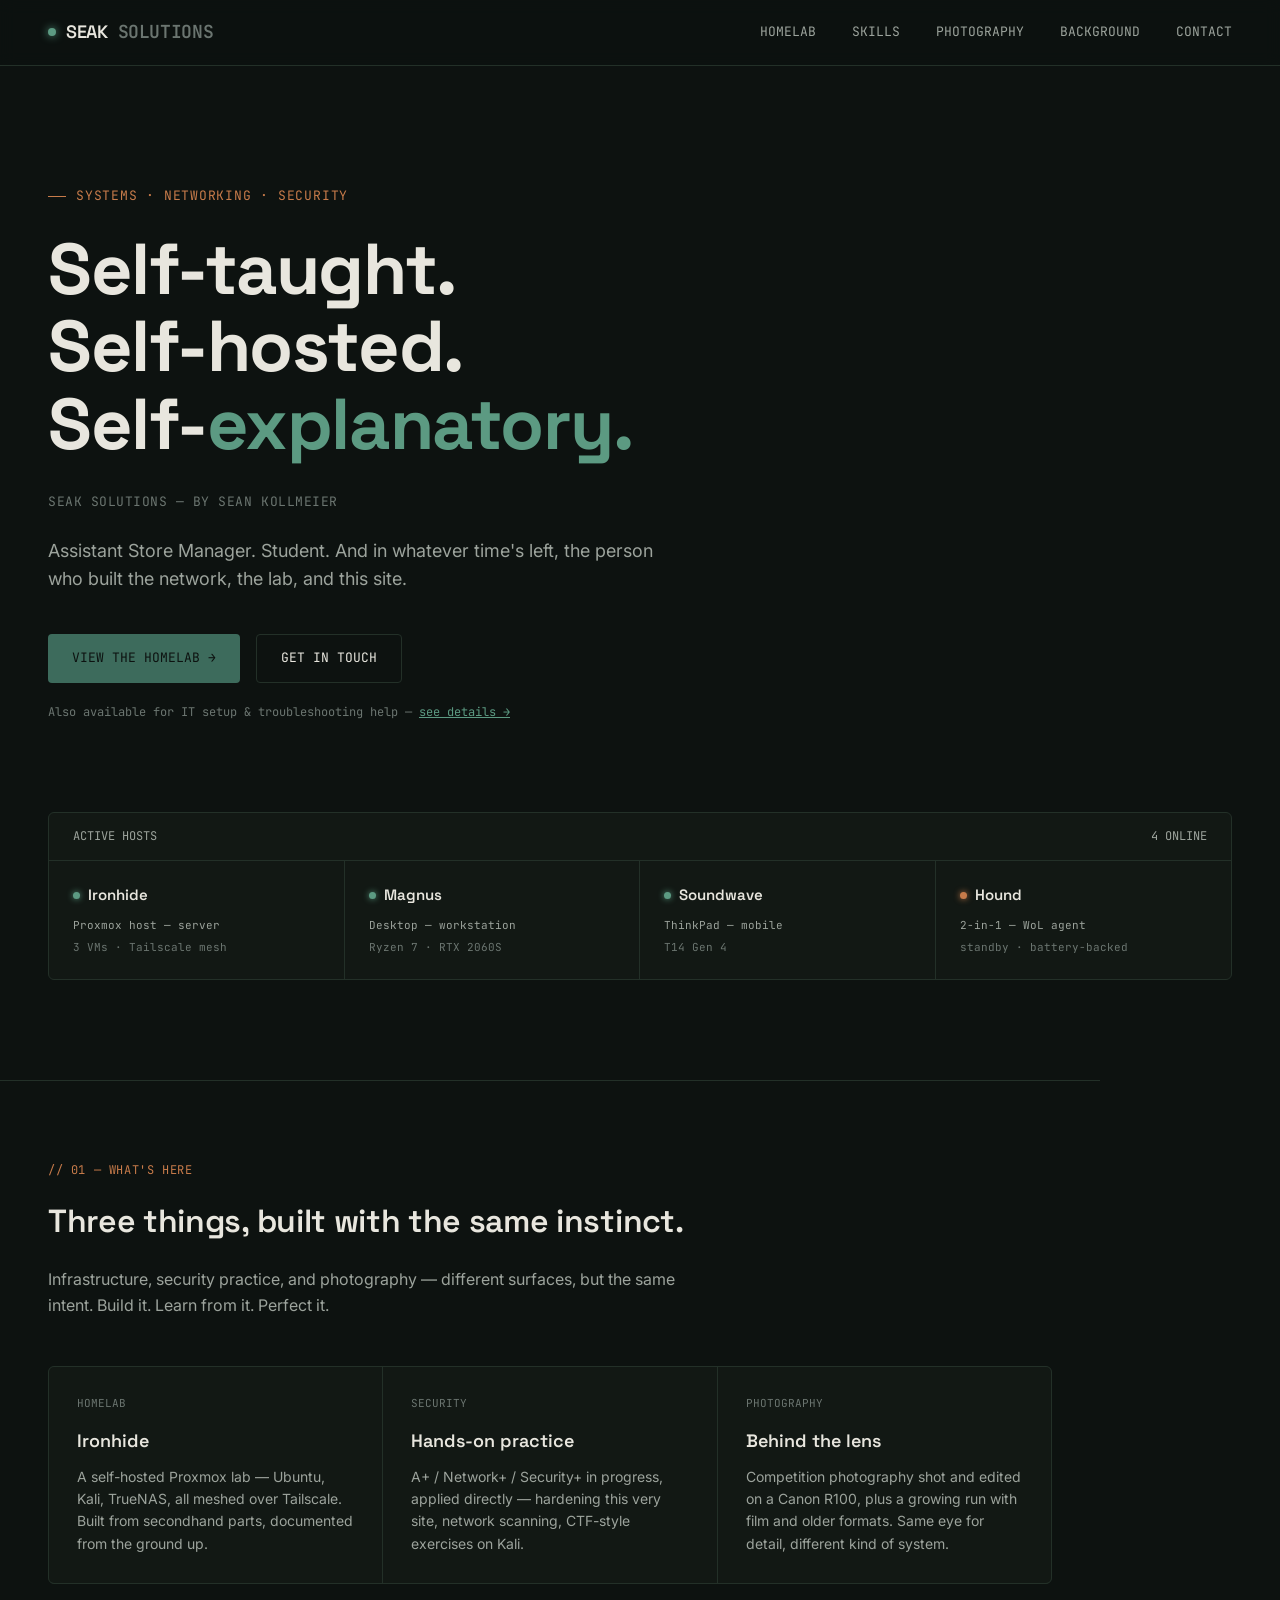
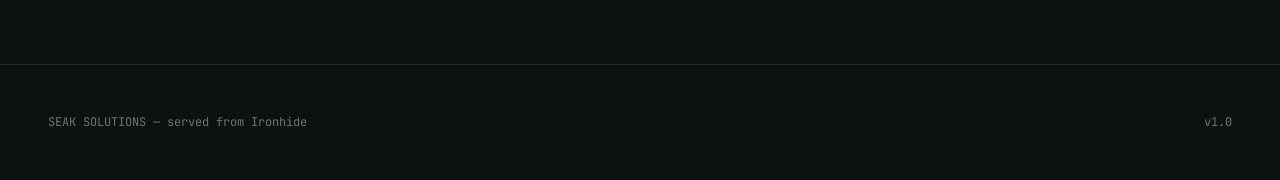
<file: seak-solutions-website/index.html>
<!DOCTYPE html>
<html lang="en">
<head>
<meta charset="UTF-8">
<meta name="viewport" content="width=device-width, initial-scale=1.0">
<title>SEAK SOLUTIONS — Sean Kollmeier</title>
<link rel="preconnect" href="https://fonts.googleapis.com">
<link href="https://fonts.googleapis.com/css2?family=Space+Grotesk:wght@400;500;600;700&family=JetBrains+Mono:wght@400;500&family=Inter:wght@400;500;600&display=swap" rel="stylesheet">
<link rel="stylesheet" href="css/style.css">
<link rel="stylesheet" href="css/home.css">
</head>
<body>

<nav>
  <a href="index.html" class="logo" style="cursor:pointer;"><span class="dot"></span>SEAK<span class="mono" style="color:var(--sage)"> SOLUTIONS</span></a>
  <button class="nav-toggle" id="navToggle" aria-label="Toggle navigation menu" aria-expanded="false" aria-controls="navLinks"><span></span><span></span><span></span></button>
  <div class="nav-links" id="navLinks">
    <a href="homelab.html" tabindex="0">HOMELAB</a>
    <a href="skills.html" tabindex="0">SKILLS</a>
    <a href="photography.html" tabindex="0">PHOTOGRAPHY</a>
    <a href="background.html" tabindex="0">BACKGROUND</a>
    <a href="contact.html" tabindex="0">CONTACT</a>
  </div>
</nav>

<section class="hero">
  <div class="hero-eyebrow mono">SYSTEMS · NETWORKING · SECURITY</div>
  <h1>Self-taught.<br>Self-hosted.<br>Self-<span class="accent">explanatory.</span></h1>
  <div class="mono" style="font-size: 13px; color: var(--sage); margin-bottom: 24px; letter-spacing: 0.04em;">SEAK SOLUTIONS — BY SEAN KOLLMEIER</div>
  <p class="lede">Assistant Store Manager. Student. And in whatever time's left, the person who built the network, the lab, and this site.</p>
  <div class="hero-actions">
    <a href="homelab.html" class="btn btn-primary">VIEW THE HOMELAB →</a>
    <a href="contact.html" class="btn btn-ghost">GET IN TOUCH</a>
  </div>
  <div class="mono" style="font-size: 12px; color: var(--sage); margin-top: 20px;">Also available for IT setup &amp; troubleshooting help — <a href="contact.html" style="color: var(--pine-bright); text-decoration: underline;">see details →</a></div>
</section>

<div class="status-panel">
  <div class="status-panel-header">
    <span>ACTIVE HOSTS</span>
    <span>4 ONLINE</span>
  </div>
  <div class="status-grid">
    <div class="status-node">
      <div class="status-node-top"><span class="status-led led-up"></span><span class="status-node-name">Ironhide</span></div>
      <div class="status-node-role">Proxmox host — server</div>
      <div class="status-node-detail">3 VMs · Tailscale mesh</div>
    </div>
    <div class="status-node">
      <div class="status-node-top"><span class="status-led led-up"></span><span class="status-node-name">Magnus</span></div>
      <div class="status-node-role">Desktop — workstation</div>
      <div class="status-node-detail">Ryzen 7 · RTX 2060S</div>
    </div>
    <div class="status-node">
      <div class="status-node-top"><span class="status-led led-up"></span><span class="status-node-name">Soundwave</span></div>
      <div class="status-node-role">ThinkPad — mobile</div>
      <div class="status-node-detail">T14 Gen 4</div>
    </div>
    <div class="status-node">
      <div class="status-node-top"><span class="status-led led-idle"></span><span class="status-node-name">Hound</span></div>
      <div class="status-node-role">2-in-1 — WoL agent</div>
      <div class="status-node-detail">standby · battery-backed</div>
    </div>
  </div>
</div>

<section class="section">
  <div class="section-label">// 01 — WHAT'S HERE</div>
  <h2>Three things, built with the same instinct.</h2>
  <p class="section-intro">Infrastructure, security practice, and photography — different surfaces, but the same intent. Build it. Learn from it. Perfect it.</p>
  <div class="topo-row">
    <div class="topo-card">
      <div class="num mono">HOMELAB</div>
      <h3>Ironhide</h3>
      <p>A self-hosted Proxmox lab — Ubuntu, Kali, TrueNAS, all meshed over Tailscale. Built from secondhand parts, documented from the ground up.</p>
    </div>
    <div class="topo-card">
      <div class="num mono">SECURITY</div>
      <h3>Hands-on practice</h3>
      <p>A+ / Network+ / Security+ in progress, applied directly — hardening this very site, network scanning, CTF-style exercises on Kali.</p>
    </div>
    <div class="topo-card">
      <div class="num mono">PHOTOGRAPHY</div>
      <h3>Behind the lens</h3>
      <p>Competition photography shot and edited on a Canon R100, plus a growing run with film and older formats. Same eye for detail, different kind of system.</p>
    </div>
  </div>
</section>

<footer>
  <span>SEAK SOLUTIONS — served from Ironhide</span>
  <span>v1.0</span>
</footer>

<script>
  const navToggle = document.getElementById("navToggle");
  const navLinks = document.getElementById("navLinks");
  if (navToggle && navLinks) {
    navToggle.addEventListener("click", () => {
      const isOpen = navLinks.classList.toggle("open");
      navToggle.setAttribute("aria-expanded", isOpen);
    });
  }
</script>
</body>
</html>
</file>
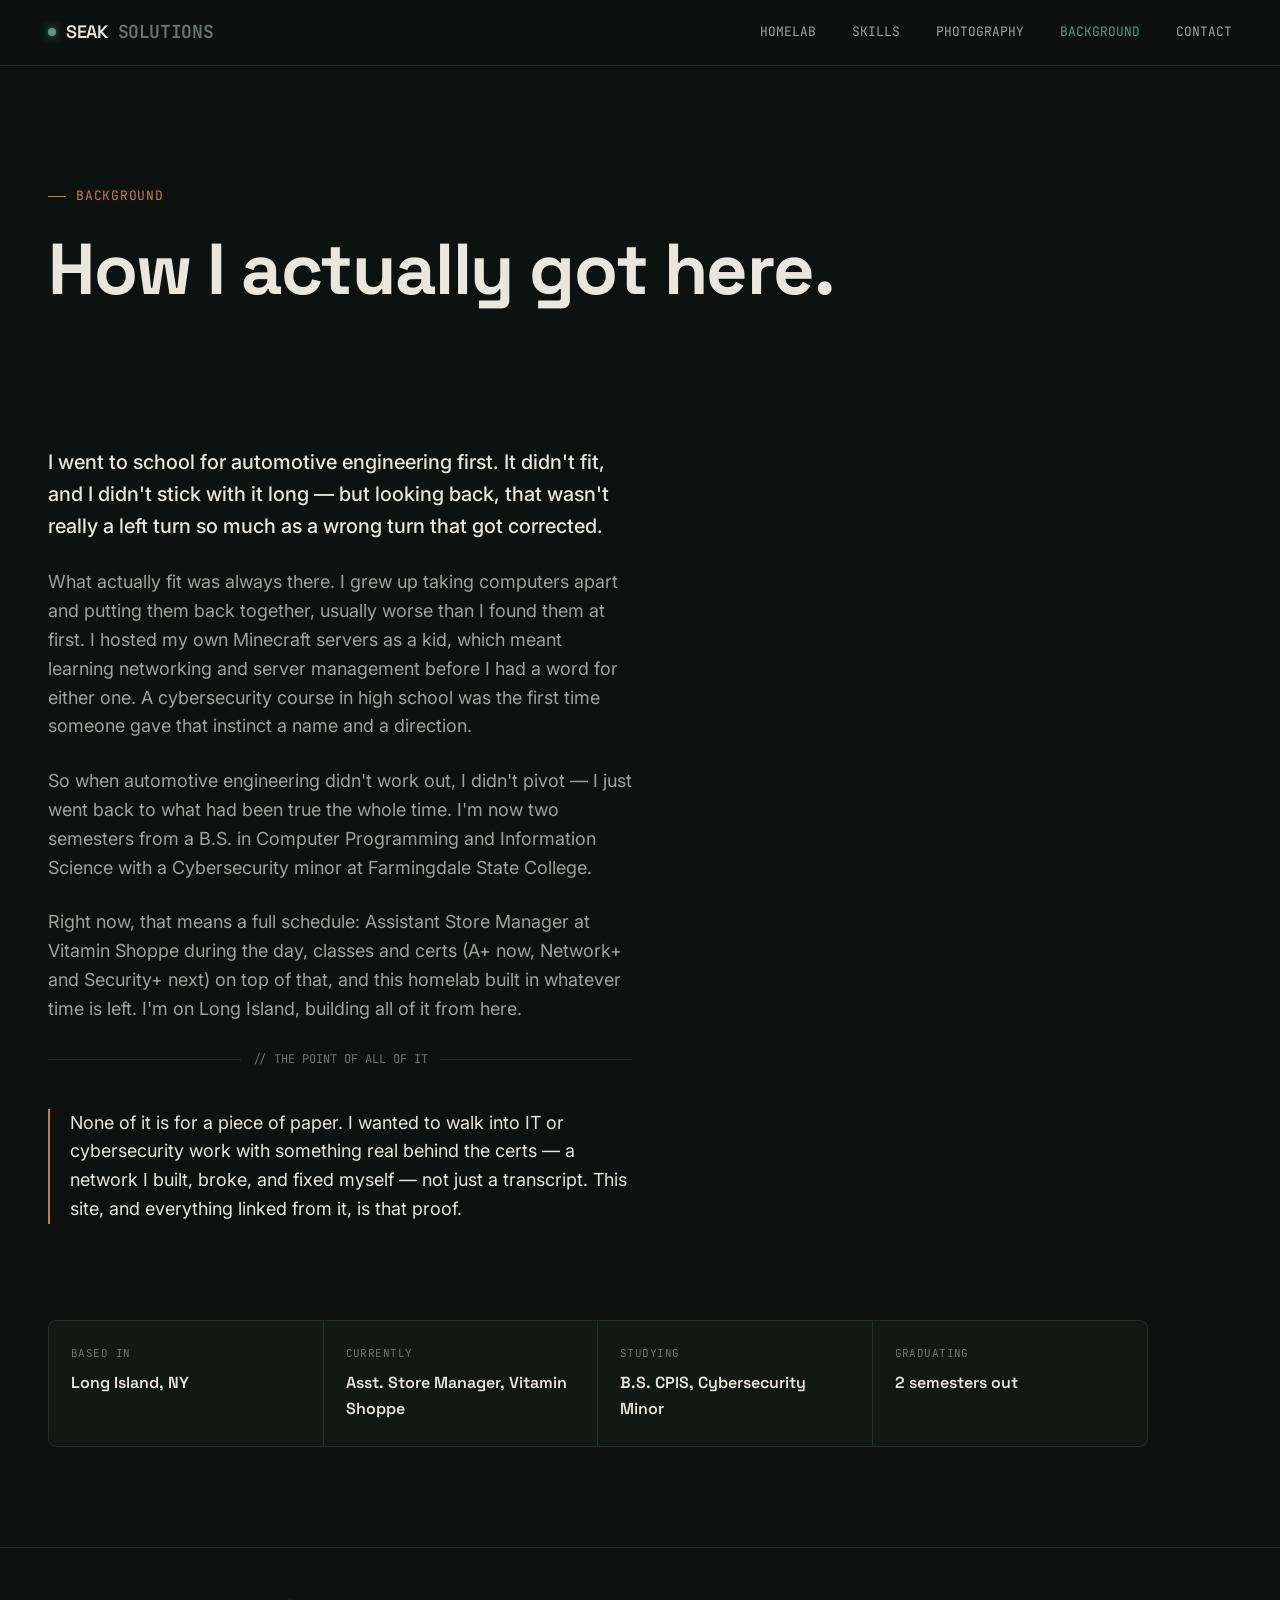
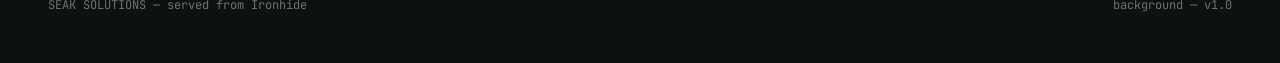
<file: seak-solutions-website/background.html>
<!DOCTYPE html>
<html lang="en">
<head>
<meta charset="UTF-8">
<meta name="viewport" content="width=device-width, initial-scale=1.0">
<title>Background — SEAK SOLUTIONS</title>
<link rel="preconnect" href="https://fonts.googleapis.com">
<link href="https://fonts.googleapis.com/css2?family=Space+Grotesk:wght@400;500;600;700&family=JetBrains+Mono:wght@400;500&family=Inter:wght@400;500;600&display=swap" rel="stylesheet">
<link rel="stylesheet" href="css/style.css">
<link rel="stylesheet" href="css/background.css">
</head>
<body>

<nav>
  <a href="index.html" class="logo" style="cursor:pointer;"><span class="dot"></span>SEAK<span class="mono" style="color:var(--sage)"> SOLUTIONS</span></a>
  <button class="nav-toggle" id="navToggle" aria-label="Toggle navigation menu" aria-expanded="false" aria-controls="navLinks"><span></span><span></span><span></span></button>
  <div class="nav-links" id="navLinks">
    <a href="homelab.html" tabindex="0">HOMELAB</a>
    <a href="skills.html" tabindex="0">SKILLS</a>
    <a href="photography.html" tabindex="0">PHOTOGRAPHY</a>
    <a href="background.html" class="active" tabindex="0">BACKGROUND</a>
    <a href="contact.html" tabindex="0">CONTACT</a>
  </div>
</nav>

<section class="page-header">
  <div class="hero-eyebrow mono">BACKGROUND</div>
  <h1>How I actually got here.</h1>
</section>

<section class="story">
  <p class="lede">I went to school for automotive engineering first. It didn't fit, and I didn't stick with it long — but looking back, that wasn't really a left turn so much as a wrong turn that got corrected.</p>

  <p>What actually fit was always there. I grew up taking computers apart and putting them back together, usually worse than I found them at first. I hosted my own Minecraft servers as a kid, which meant learning networking and server management before I had a word for either one. A cybersecurity course in high school was the first time someone gave that instinct a name and a direction.</p>

  <p>So when automotive engineering didn't work out, I didn't pivot — I just went back to what had been true the whole time. I'm now two semesters from a B.S. in Computer Programming and Information Science with a Cybersecurity minor at Farmingdale State College.</p>

  <p>Right now, that means a full schedule: Assistant Store Manager at Vitamin Shoppe during the day, classes and certs (A+ now, Network+ and Security+ next) on top of that, and this homelab built in whatever time is left. I'm on Long Island, building all of it from here.</p>

  <div class="pull-divider">// THE POINT OF ALL OF IT</div>

  <p class="closing">None of it is for a piece of paper. I wanted to walk into IT or cybersecurity work with something real behind the certs — a network I built, broke, and fixed myself — not just a transcript. This site, and everything linked from it, is that proof.</p>
</section>

<div class="facts-rail">
  <div class="fact">
    <div class="fact-label mono">BASED IN</div>
    <div class="fact-value">Long Island, NY</div>
  </div>
  <div class="fact">
    <div class="fact-label mono">CURRENTLY</div>
    <div class="fact-value">Asst. Store Manager, Vitamin Shoppe</div>
  </div>
  <div class="fact">
    <div class="fact-label mono">STUDYING</div>
    <div class="fact-value">B.S. CPIS, Cybersecurity Minor</div>
  </div>
  <div class="fact">
    <div class="fact-label mono">GRADUATING</div>
    <div class="fact-value">2 semesters out</div>
  </div>
</div>

<footer>
  <span>SEAK SOLUTIONS — served from Ironhide</span>
  <span>background — v1.0</span>
</footer>

<script>
  const navToggle = document.getElementById("navToggle");
  const navLinks = document.getElementById("navLinks");
  if (navToggle && navLinks) {
    navToggle.addEventListener("click", () => {
      const isOpen = navLinks.classList.toggle("open");
      navToggle.setAttribute("aria-expanded", isOpen);
    });
  }
</script>
</body>
</html>
</file>
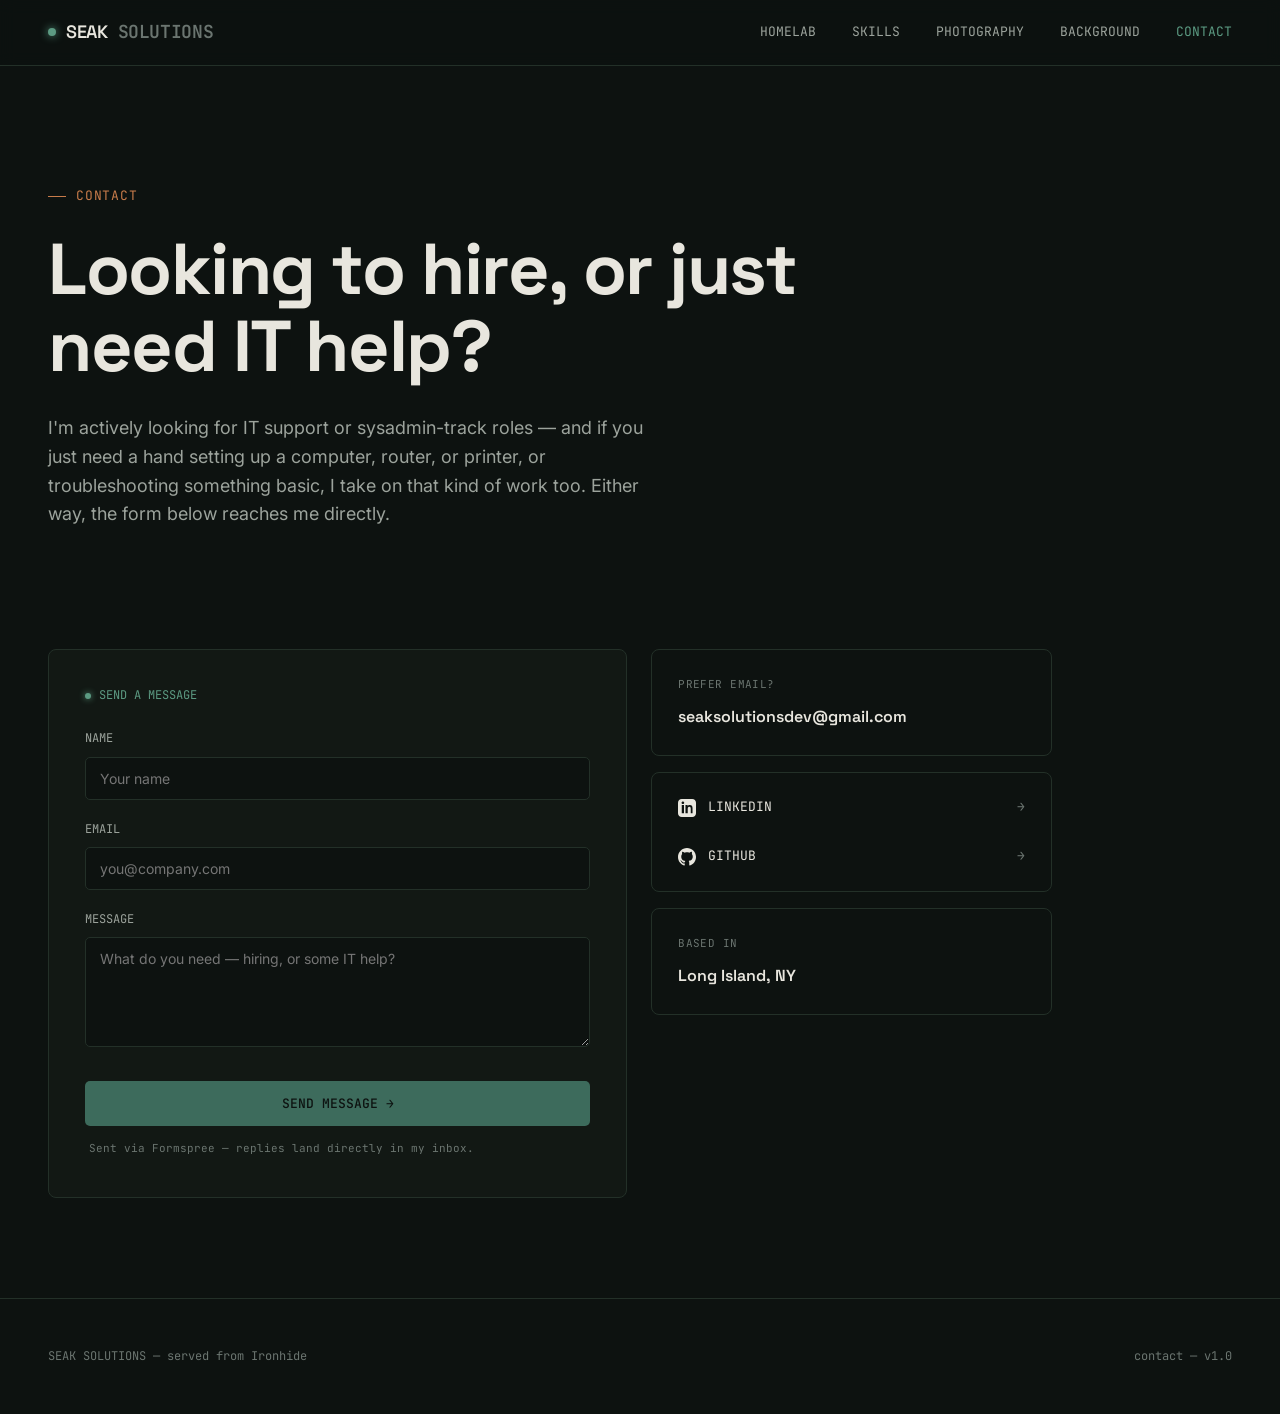
<file: seak-solutions-website/contact.html>
<!DOCTYPE html>
<html lang="en">
<head>
<meta charset="UTF-8">
<meta name="viewport" content="width=device-width, initial-scale=1.0">
<title>Contact — SEAK SOLUTIONS</title>
<link rel="preconnect" href="https://fonts.googleapis.com">
<link href="https://fonts.googleapis.com/css2?family=Space+Grotesk:wght@400;500;600;700&family=JetBrains+Mono:wght@400;500&family=Inter:wght@400;500;600&display=swap" rel="stylesheet">
<link rel="stylesheet" href="css/style.css">
<link rel="stylesheet" href="css/contact.css">
</head>
<body>

<nav>
  <a href="index.html" class="logo" style="cursor:pointer;"><span class="dot"></span>SEAK<span class="mono" style="color:var(--sage)"> SOLUTIONS</span></a>
  <button class="nav-toggle" id="navToggle" aria-label="Toggle navigation menu" aria-expanded="false" aria-controls="navLinks"><span></span><span></span><span></span></button>
  <div class="nav-links" id="navLinks">
    <a href="homelab.html" tabindex="0">HOMELAB</a>
    <a href="skills.html" tabindex="0">SKILLS</a>
    <a href="photography.html" tabindex="0">PHOTOGRAPHY</a>
    <a href="background.html" tabindex="0">BACKGROUND</a>
    <a href="contact.html" class="active" tabindex="0">CONTACT</a>
  </div>
</nav>

<section class="page-header">
  <div class="hero-eyebrow mono">CONTACT</div>
  <h1>Looking to hire, or just need IT help?</h1>
  <p>I'm actively looking for IT support or sysadmin-track roles — and if you just need a hand setting up a computer, router, or printer, or troubleshooting something basic, I take on that kind of work too. Either way, the form below reaches me directly.</p>
</section>

<section class="contact-wrap">

  <div class="form-panel">
    <div class="form-panel-label"><span class="led"></span>SEND A MESSAGE</div>
    <form action="https://formspree.io/f/mkoljlkz" method="POST">
      <div class="field">
        <label for="name">NAME</label>
        <input type="text" id="name" name="name" placeholder="Your name" required>
      </div>
      <div class="field">
        <label for="email">EMAIL</label>
        <input type="email" id="email" name="email" placeholder="you@company.com" required>
      </div>
      <div class="field">
        <label for="message">MESSAGE</label>
        <textarea id="message" name="message" placeholder="What do you need — hiring, or some IT help?" required></textarea>
      </div>
      <button type="submit" class="submit-btn">SEND MESSAGE →</button>
    </form>
    <div class="note">Sent via Formspree — replies land directly in my inbox.</div>
  </div>

  <div class="side-panel">
    <div class="info-card">
      <div class="label mono">PREFER EMAIL?</div>
      <a href="mailto:seaksolutionsdev@gmail.com" class="value">seaksolutionsdev@gmail.com</a>
    </div>

    <div class="links-card">
      <a href="#" class="profile-link">
        <svg width="18" height="18" viewBox="0 0 24 24" fill="currentColor"><path d="M19 0h-14c-2.76 0-5 2.24-5 5v14c0 2.76 2.24 5 5 5h14c2.76 0 5-2.24 5-5v-14c0-2.76-2.24-5-5-5zm-11 19h-3v-11h3v11zm-1.5-12.27c-0.97 0-1.75-0.78-1.75-1.75s0.78-1.75 1.75-1.75 1.75 0.78 1.75 1.75-0.78 1.75-1.75 1.75zm13.5 12.27h-3v-5.6c0-1.34-0.03-3.07-1.87-3.07-1.87 0-2.16 1.46-2.16 2.97v5.7h-3v-11h2.88v1.5h0.04c0.4-0.76 1.39-1.56 2.86-1.56 3.06 0 3.62 2.02 3.62 4.64v6.42z"/></svg>
        LINKEDIN <span class="arrow">→</span>
      </a>
      <a href="https://github.com/SeanKoal" class="profile-link">
        <svg width="18" height="18" viewBox="0 0 24 24" fill="currentColor"><path d="M12 0c-6.626 0-12 5.373-12 12 0 5.302 3.438 9.8 8.207 11.387 0.599 0.111 0.793-0.261 0.793-0.577v-2.234c-3.338 0.726-4.033-1.416-4.033-1.416-0.546-1.387-1.333-1.756-1.333-1.756-1.089-0.745 0.083-0.729 0.083-0.729 1.205 0.084 1.839 1.237 1.839 1.237 1.07 1.834 2.807 1.304 3.492 0.997 0.107-0.775 0.422-1.305 0.767-1.604-2.665-0.305-5.467-1.334-5.467-5.931 0-1.311 0.469-2.381 1.236-3.221-0.124-0.303-0.535-1.524 0.117-3.176 0 0 1.008-0.322 3.301 1.23 0.957-0.266 1.983-0.399 3.003-0.404 1.02 0.005 2.047 0.138 3.006 0.404 2.291-1.552 3.297-1.23 3.297-1.23 0.653 1.653 0.242 2.874 0.118 3.176 0.769 0.84 1.235 1.91 1.235 3.221 0 4.609-2.807 5.624-5.479 5.921 0.43 0.372 0.823 1.102 0.823 2.222v3.293c0 0.319 0.192 0.694 0.801 0.576 4.765-1.589 8.199-6.086 8.199-11.386 0-6.627-5.373-12-12-12z"/></svg>
        GITHUB <span class="arrow">→</span>
      </a>
    </div>

    <div class="info-card">
      <div class="label mono">BASED IN</div>
      <div class="value">Long Island, NY</div>
    </div>
  </div>

</section>

<footer>
  <span>SEAK SOLUTIONS — served from Ironhide</span>
  <span>contact — v1.0</span>
</footer>

<script>
  const navToggle = document.getElementById("navToggle");
  const navLinks = document.getElementById("navLinks");
  if (navToggle && navLinks) {
    navToggle.addEventListener("click", () => {
      const isOpen = navLinks.classList.toggle("open");
      navToggle.setAttribute("aria-expanded", isOpen);
    });
  }
</script>
</body>
</html>
</file>
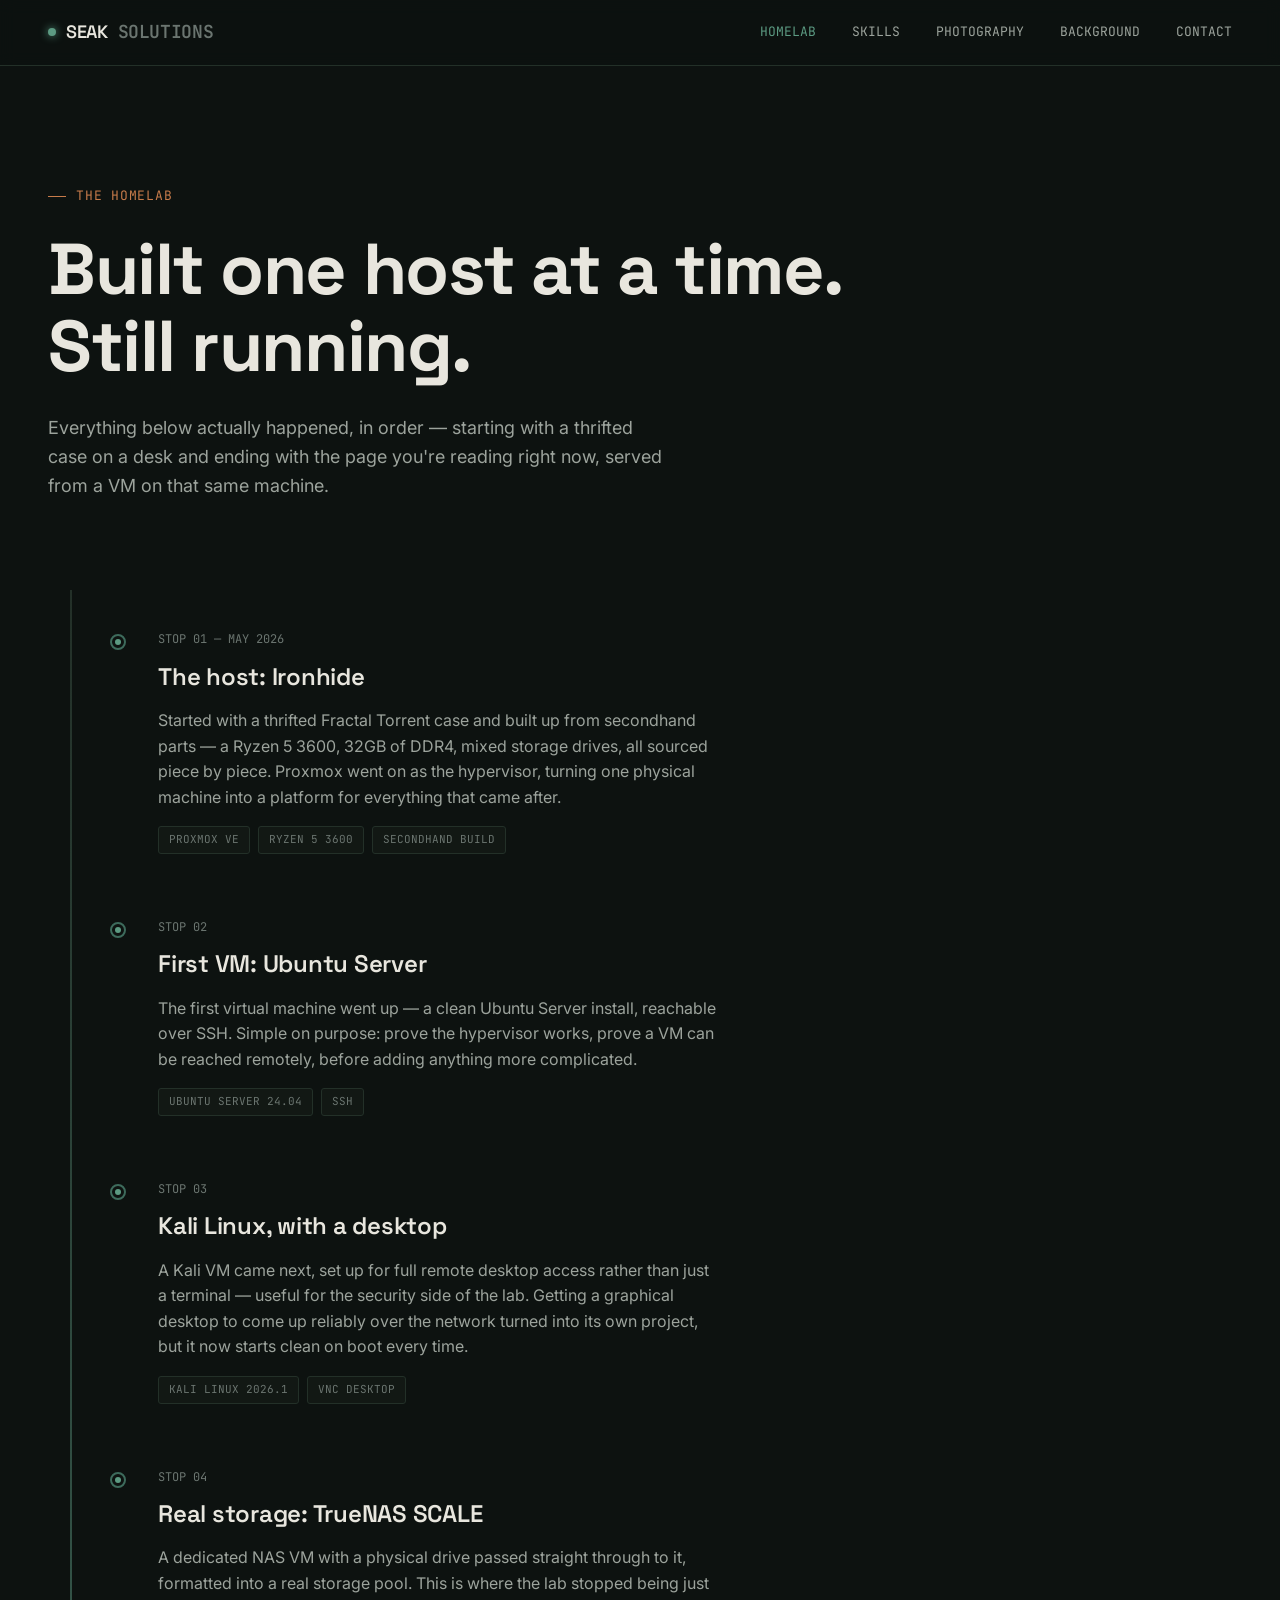
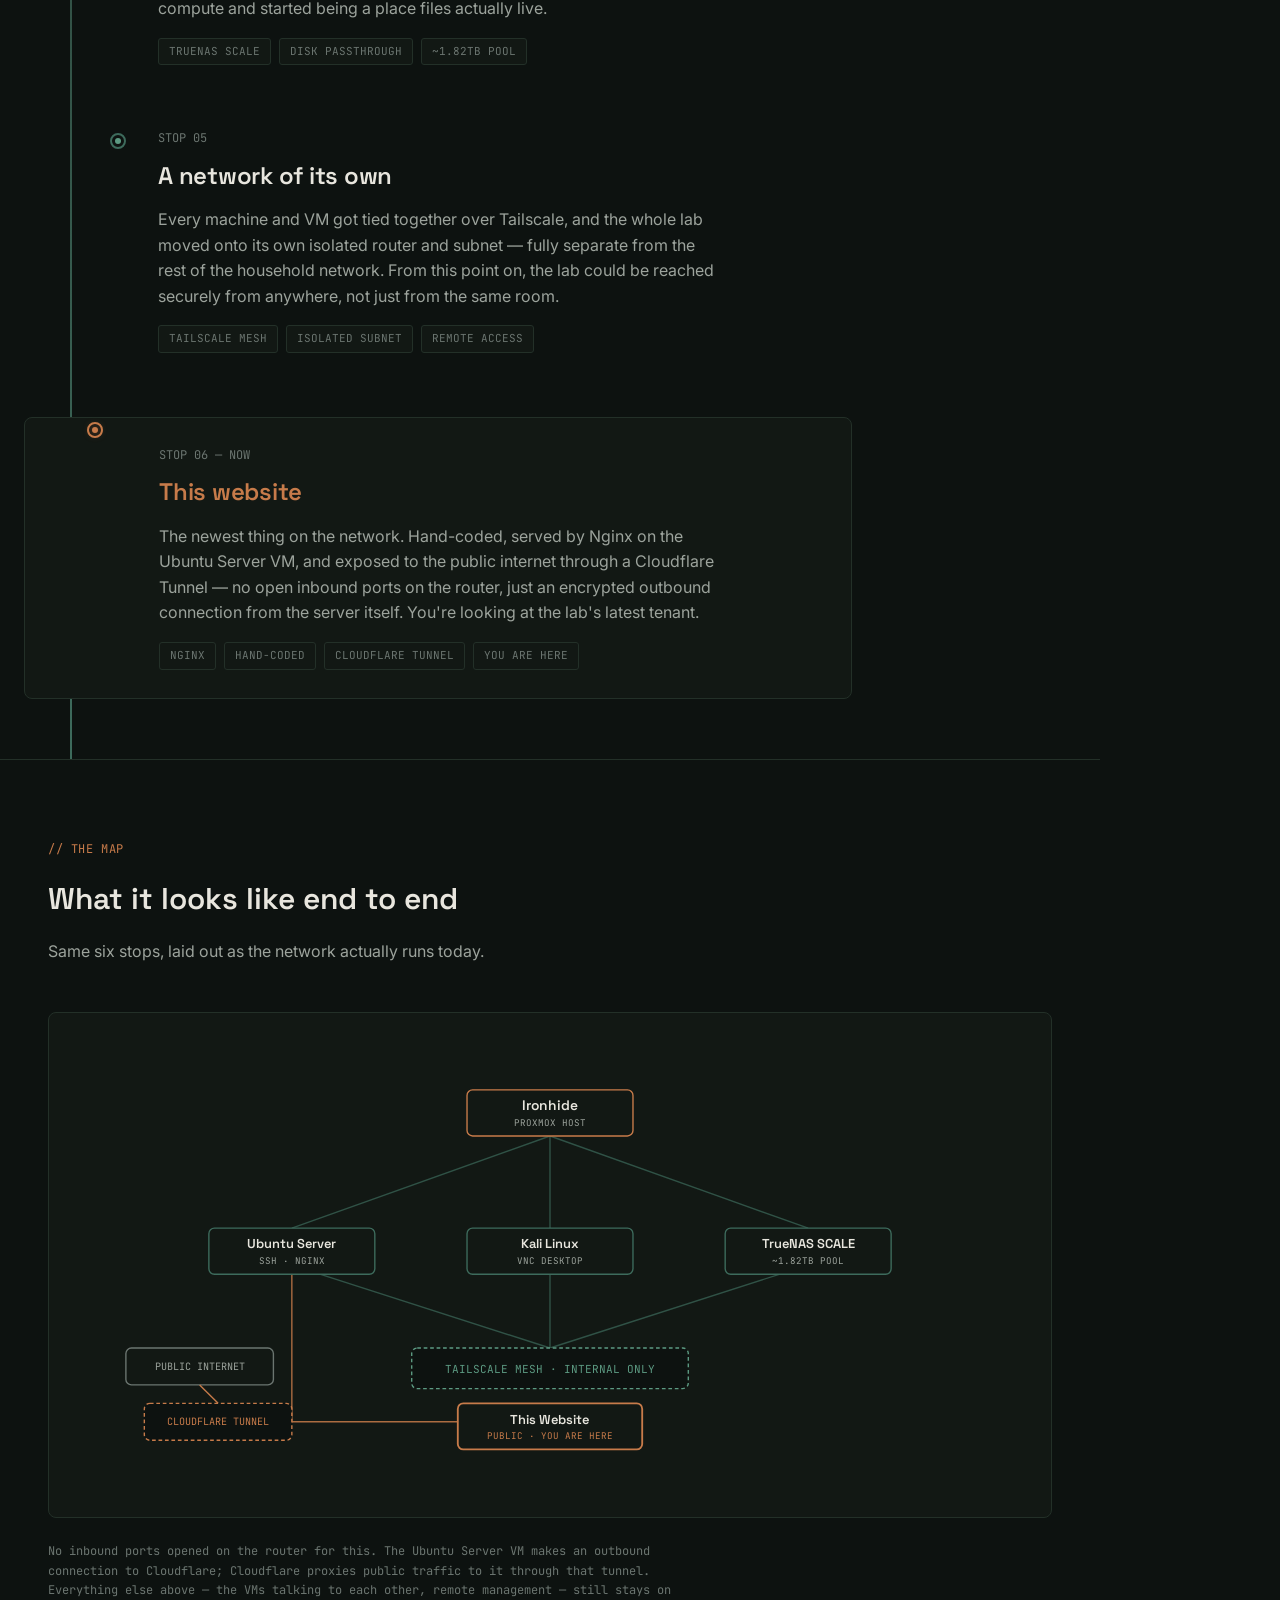
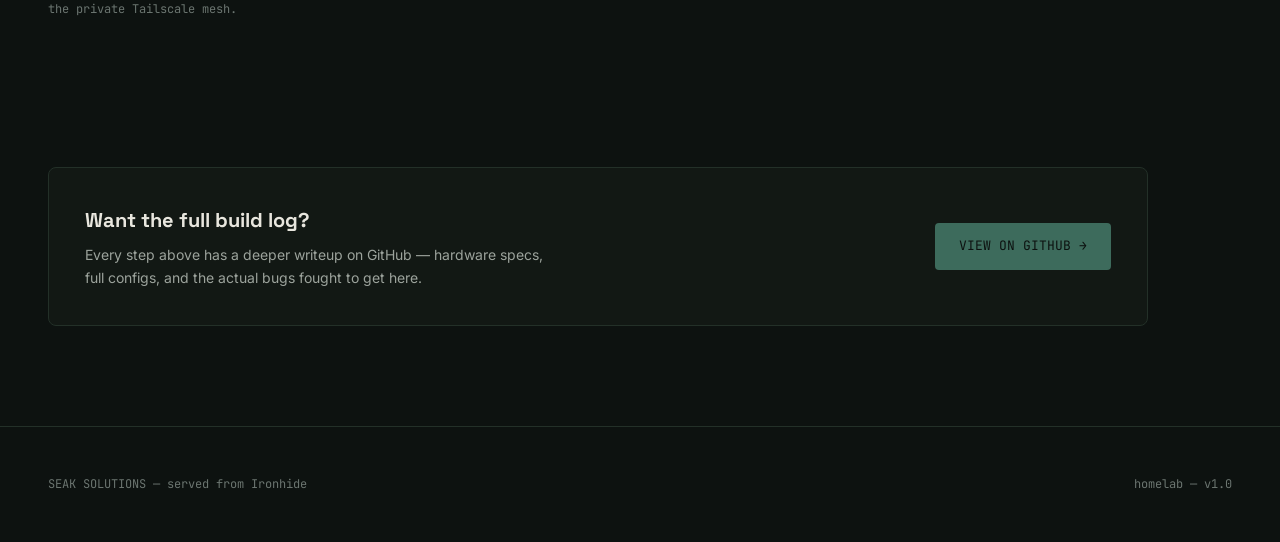
<file: seak-solutions-website/homelab.html>
<!DOCTYPE html>
<html lang="en">
<head>
<meta charset="UTF-8">
<meta name="viewport" content="width=device-width, initial-scale=1.0">
<title>Homelab — SEAK SOLUTIONS</title>
<link rel="preconnect" href="https://fonts.googleapis.com">
<link href="https://fonts.googleapis.com/css2?family=Space+Grotesk:wght@400;500;600;700&family=JetBrains+Mono:wght@400;500&family=Inter:wght@400;500;600&display=swap" rel="stylesheet">
<link rel="stylesheet" href="css/style.css">
<link rel="stylesheet" href="css/homelab.css">
</head>
<body>

<nav>
  <a href="index.html" class="logo" style="cursor:pointer;"><span class="dot"></span>SEAK<span class="mono" style="color:var(--sage)"> SOLUTIONS</span></a>
  <button class="nav-toggle" id="navToggle" aria-label="Toggle navigation menu" aria-expanded="false" aria-controls="navLinks"><span></span><span></span><span></span></button>
  <div class="nav-links" id="navLinks">
    <a href="homelab.html" class="active" tabindex="0">HOMELAB</a>
    <a href="skills.html" tabindex="0">SKILLS</a>
    <a href="photography.html" tabindex="0">PHOTOGRAPHY</a>
    <a href="background.html" tabindex="0">BACKGROUND</a>
    <a href="contact.html" tabindex="0">CONTACT</a>
  </div>
</nav>

<section class="page-header">
  <div class="hero-eyebrow mono">THE HOMELAB</div>
  <h1>Built one host at a time.<br>Still running.</h1>
  <p>Everything below actually happened, in order — starting with a thrifted case on a desk and ending with the page you're reading right now, served from a VM on that same machine.</p>
</section>

<section class="timeline">
  <div class="spine"></div>

  <div class="stop">
    <div class="stop-node"></div>
    <div class="stop-index mono">STOP 01 — MAY 2026</div>
    <h3>The host: Ironhide</h3>
    <p>Started with a thrifted Fractal Torrent case and built up from secondhand parts — a Ryzen 5 3600, 32GB of DDR4, mixed storage drives, all sourced piece by piece. Proxmox went on as the hypervisor, turning one physical machine into a platform for everything that came after.</p>
    <div class="stop-tags">
      <span class="tag">PROXMOX VE</span>
      <span class="tag">RYZEN 5 3600</span>
      <span class="tag">SECONDHAND BUILD</span>
    </div>
  </div>

  <div class="stop">
    <div class="stop-node"></div>
    <div class="stop-index mono">STOP 02</div>
    <h3>First VM: Ubuntu Server</h3>
    <p>The first virtual machine went up — a clean Ubuntu Server install, reachable over SSH. Simple on purpose: prove the hypervisor works, prove a VM can be reached remotely, before adding anything more complicated.</p>
    <div class="stop-tags">
      <span class="tag">UBUNTU SERVER 24.04</span>
      <span class="tag">SSH</span>
    </div>
  </div>

  <div class="stop">
    <div class="stop-node"></div>
    <div class="stop-index mono">STOP 03</div>
    <h3>Kali Linux, with a desktop</h3>
    <p>A Kali VM came next, set up for full remote desktop access rather than just a terminal — useful for the security side of the lab. Getting a graphical desktop to come up reliably over the network turned into its own project, but it now starts clean on boot every time.</p>
    <div class="stop-tags">
      <span class="tag">KALI LINUX 2026.1</span>
      <span class="tag">VNC DESKTOP</span>
    </div>
  </div>

  <div class="stop">
    <div class="stop-node"></div>
    <div class="stop-index mono">STOP 04</div>
    <h3>Real storage: TrueNAS SCALE</h3>
    <p>A dedicated NAS VM with a physical drive passed straight through to it, formatted into a real storage pool. This is where the lab stopped being just compute and started being a place files actually live.</p>
    <div class="stop-tags">
      <span class="tag">TRUENAS SCALE</span>
      <span class="tag">DISK PASSTHROUGH</span>
      <span class="tag">~1.82TB POOL</span>
    </div>
  </div>

  <div class="stop">
    <div class="stop-node"></div>
    <div class="stop-index mono">STOP 05</div>
    <h3>A network of its own</h3>
    <p>Every machine and VM got tied together over Tailscale, and the whole lab moved onto its own isolated router and subnet — fully separate from the rest of the household network. From this point on, the lab could be reached securely from anywhere, not just from the same room.</p>
    <div class="stop-tags">
      <span class="tag">TAILSCALE MESH</span>
      <span class="tag">ISOLATED SUBNET</span>
      <span class="tag">REMOTE ACCESS</span>
    </div>
  </div>

  <div class="stop final">
    <div class="stop-node"></div>
    <div class="stop-index mono">STOP 06 — NOW</div>
    <h3>This website</h3>
    <p>The newest thing on the network. Hand-coded, served by Nginx on the Ubuntu Server VM, and exposed to the public internet through a Cloudflare Tunnel — no open inbound ports on the router, just an encrypted outbound connection from the server itself. You're looking at the lab's latest tenant.</p>
    <div class="stop-tags">
      <span class="tag">NGINX</span>
      <span class="tag">HAND-CODED</span>
      <span class="tag">CLOUDFLARE TUNNEL</span>
      <span class="tag">YOU ARE HERE</span>
    </div>
  </div>
</section>

<section class="diagram-section">
  <div class="section-label">// THE MAP</div>
  <h2>What it looks like end to end</h2>
  <p>Same six stops, laid out as the network actually runs today.</p>

  <div class="diagram-frame">
    <svg viewBox="0 0 1000 460" xmlns="http://www.w3.org/2000/svg">
      <g stroke="#3D6B5C" stroke-width="1.5" fill="none" opacity="0.7">
        <line x1="500" y1="90" x2="220" y2="190"/>
        <line x1="500" y1="90" x2="500" y2="190"/>
        <line x1="500" y1="90" x2="780" y2="190"/>
        <line x1="220" y1="230" x2="500" y2="320"/>
        <line x1="500" y1="230" x2="500" y2="320"/>
        <line x1="780" y1="230" x2="500" y2="320"/>
      </g>

      <g stroke="#C77B4A" stroke-width="1.5" fill="none" opacity="0.85">
        <line x1="220" y1="230" x2="220" y2="400"/>
        <line x1="220" y1="400" x2="500" y2="400"/>
      </g>

      <g>
        <rect x="410" y="40" width="180" height="50" rx="6" fill="#121814" stroke="#C77B4A" stroke-width="1.5"/>
        <text x="500" y="62" text-anchor="middle" fill="#E8E6DE" font-family="Space Grotesk, sans-serif" font-weight="600" font-size="15">Ironhide</text>
        <text x="500" y="79" text-anchor="middle" fill="#9CA39C" font-family="JetBrains Mono, monospace" font-size="10">PROXMOX HOST</text>
      </g>

      <g>
        <rect x="130" y="190" width="180" height="50" rx="6" fill="#121814" stroke="#3D6B5C" stroke-width="1.5"/>
        <text x="220" y="212" text-anchor="middle" fill="#E8E6DE" font-family="Space Grotesk, sans-serif" font-weight="600" font-size="14">Ubuntu Server</text>
        <text x="220" y="229" text-anchor="middle" fill="#9CA39C" font-family="JetBrains Mono, monospace" font-size="10">SSH · NGINX</text>
      </g>
      <g>
        <rect x="410" y="190" width="180" height="50" rx="6" fill="#121814" stroke="#3D6B5C" stroke-width="1.5"/>
        <text x="500" y="212" text-anchor="middle" fill="#E8E6DE" font-family="Space Grotesk, sans-serif" font-weight="600" font-size="14">Kali Linux</text>
        <text x="500" y="229" text-anchor="middle" fill="#9CA39C" font-family="JetBrains Mono, monospace" font-size="10">VNC DESKTOP</text>
      </g>
      <g>
        <rect x="690" y="190" width="180" height="50" rx="6" fill="#121814" stroke="#3D6B5C" stroke-width="1.5"/>
        <text x="780" y="212" text-anchor="middle" fill="#E8E6DE" font-family="Space Grotesk, sans-serif" font-weight="600" font-size="14">TrueNAS SCALE</text>
        <text x="780" y="229" text-anchor="middle" fill="#9CA39C" font-family="JetBrains Mono, monospace" font-size="10">~1.82TB POOL</text>
      </g>

      <g>
        <rect x="350" y="320" width="300" height="44" rx="6" fill="#0D1210" stroke="#5C9A82" stroke-width="1.5" stroke-dasharray="4 3"/>
        <text x="500" y="347" text-anchor="middle" fill="#5C9A82" font-family="JetBrains Mono, monospace" font-size="12">TAILSCALE MESH · INTERNAL ONLY</text>
      </g>

      <g>
        <rect x="60" y="380" width="160" height="40" rx="6" fill="#0D1210" stroke="#C77B4A" stroke-width="1.5" stroke-dasharray="4 3"/>
        <text x="140" y="404" text-anchor="middle" fill="#C77B4A" font-family="JetBrains Mono, monospace" font-size="11">CLOUDFLARE TUNNEL</text>
      </g>

      <g>
        <rect x="400" y="380" width="200" height="50" rx="6" fill="#121814" stroke="#C77B4A" stroke-width="2"/>
        <text x="500" y="402" text-anchor="middle" fill="#E8E6DE" font-family="Space Grotesk, sans-serif" font-weight="600" font-size="14">This Website</text>
        <text x="500" y="419" text-anchor="middle" fill="#C77B4A" font-family="JetBrains Mono, monospace" font-size="10">PUBLIC · YOU ARE HERE</text>
      </g>

      <g>
        <rect x="40" y="320" width="160" height="40" rx="6" fill="none" stroke="#6B7570" stroke-width="1.5"/>
        <text x="120" y="344" text-anchor="middle" fill="#9CA39C" font-family="JetBrains Mono, monospace" font-size="11">PUBLIC INTERNET</text>
      </g>
      <line x1="120" y1="360" x2="140" y2="380" stroke="#C77B4A" stroke-width="1.5"/>
    </svg>
  </div>
  <p class="mono" style="font-size: 12px; color: var(--sage); max-width: 640px; margin-top: 24px;">No inbound ports opened on the router for this. The Ubuntu Server VM makes an outbound connection to Cloudflare; Cloudflare proxies public traffic to it through that tunnel. Everything else above — the VMs talking to each other, remote management — still stays on the private Tailscale mesh.</p>
</section>

<div class="github-callout">
  <div>
    <h3>Want the full build log?</h3>
    <p>Every step above has a deeper writeup on GitHub — hardware specs, full configs, and the actual bugs fought to get here.</p>
  </div>
  <a href="https://github.com/SeanKoal/ironhide-homelab" class="btn btn-primary">VIEW ON GITHUB →</a>
</div>

<footer>
  <span>SEAK SOLUTIONS — served from Ironhide</span>
  <span>homelab — v1.0</span>
</footer>

<script>
  const navToggle = document.getElementById("navToggle");
  const navLinks = document.getElementById("navLinks");
  if (navToggle && navLinks) {
    navToggle.addEventListener("click", () => {
      const isOpen = navLinks.classList.toggle("open");
      navToggle.setAttribute("aria-expanded", isOpen);
    });
  }
</script>
</body>
</html>
</file>
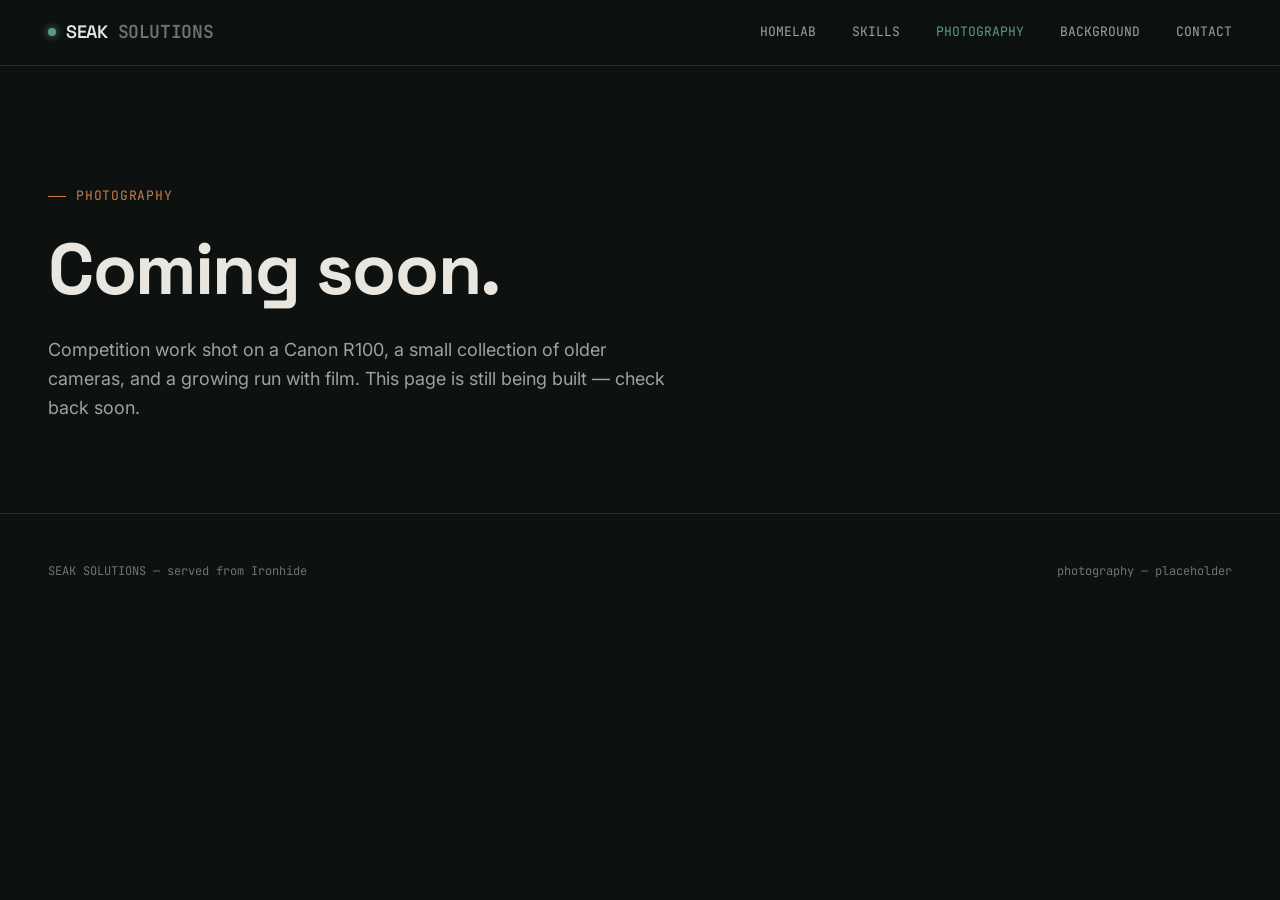
<file: seak-solutions-website/photography.html>
<!DOCTYPE html>
<html lang="en">
<head>
<meta charset="UTF-8">
<meta name="viewport" content="width=device-width, initial-scale=1.0">
<title>Photography — SEAK SOLUTIONS</title>
<link rel="preconnect" href="https://fonts.googleapis.com">
<link href="https://fonts.googleapis.com/css2?family=Space+Grotesk:wght@400;500;600;700&family=JetBrains+Mono:wght@400;500&family=Inter:wght@400;500;600&display=swap" rel="stylesheet">
<link rel="stylesheet" href="css/style.css">
</head>
<body>

<nav>
  <a href="index.html" class="logo" style="cursor:pointer;"><span class="dot"></span>SEAK<span class="mono" style="color:var(--sage)"> SOLUTIONS</span></a>
  <button class="nav-toggle" id="navToggle" aria-label="Toggle navigation menu" aria-expanded="false" aria-controls="navLinks"><span></span><span></span><span></span></button>
  <div class="nav-links" id="navLinks">
    <a href="homelab.html" tabindex="0">HOMELAB</a>
    <a href="skills.html" tabindex="0">SKILLS</a>
    <a href="photography.html" class="active" tabindex="0">PHOTOGRAPHY</a>
    <a href="background.html" tabindex="0">BACKGROUND</a>
    <a href="contact.html" tabindex="0">CONTACT</a>
  </div>
</nav>

<section class="page-header">
  <div class="hero-eyebrow mono">PHOTOGRAPHY</div>
  <h1>Coming soon.</h1>
  <p>Competition work shot on a Canon R100, a small collection of older cameras, and a growing run with film. This page is still being built — check back soon.</p>
</section>

<footer>
  <span>SEAK SOLUTIONS — served from Ironhide</span>
  <span>photography — placeholder</span>
</footer>

<script>
  const navToggle = document.getElementById("navToggle");
  const navLinks = document.getElementById("navLinks");
  if (navToggle && navLinks) {
    navToggle.addEventListener("click", () => {
      const isOpen = navLinks.classList.toggle("open");
      navToggle.setAttribute("aria-expanded", isOpen);
    });
  }
</script>
</body>
</html>
</file>
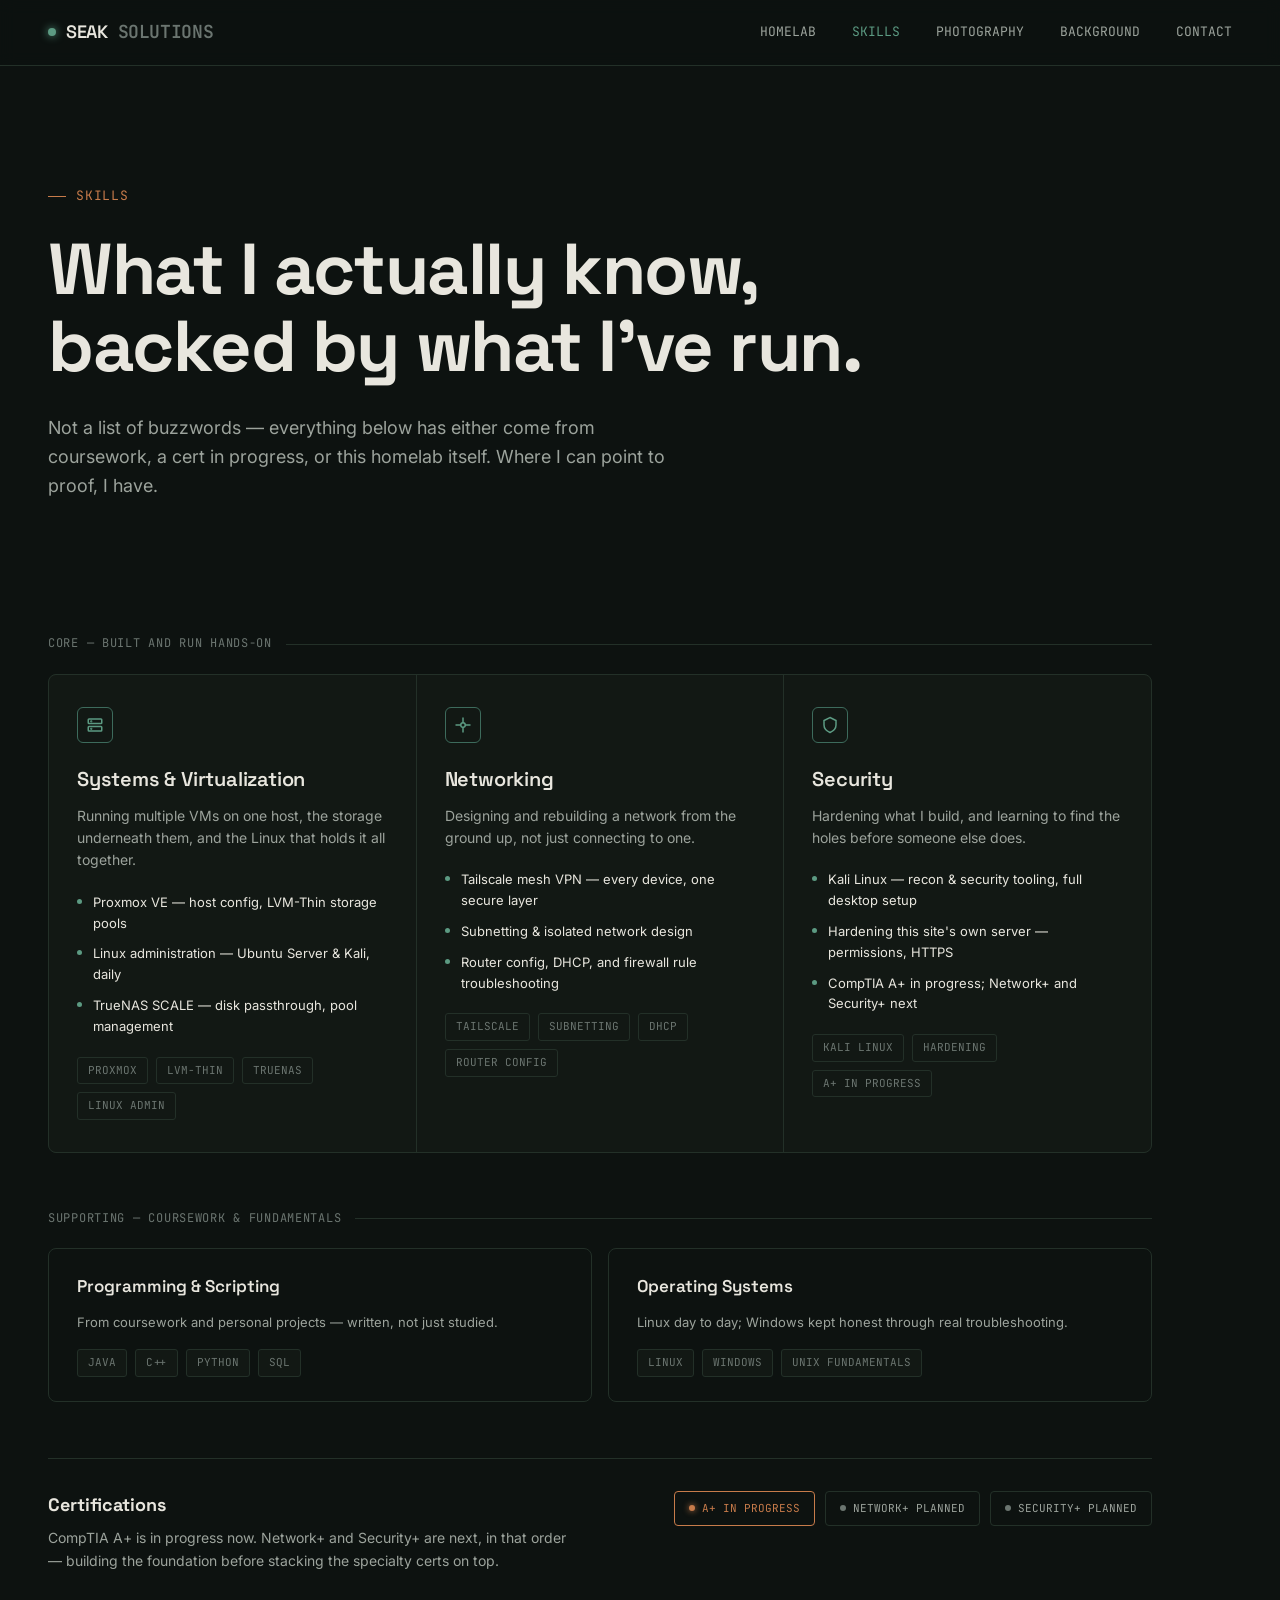
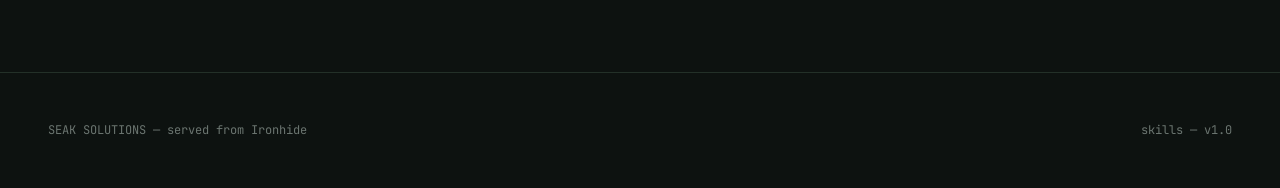
<file: seak-solutions-website/skills.html>
<!DOCTYPE html>
<html lang="en">
<head>
<meta charset="UTF-8">
<meta name="viewport" content="width=device-width, initial-scale=1.0">
<title>Skills — SEAK SOLUTIONS</title>
<link rel="preconnect" href="https://fonts.googleapis.com">
<link href="https://fonts.googleapis.com/css2?family=Space+Grotesk:wght@400;500;600;700&family=JetBrains+Mono:wght@400;500&family=Inter:wght@400;500;600&display=swap" rel="stylesheet">
<link rel="stylesheet" href="css/style.css">
<link rel="stylesheet" href="css/skills.css">
</head>
<body>

<nav>
  <a href="index.html" class="logo" style="cursor:pointer;"><span class="dot"></span>SEAK<span class="mono" style="color:var(--sage)"> SOLUTIONS</span></a>
  <button class="nav-toggle" id="navToggle" aria-label="Toggle navigation menu" aria-expanded="false" aria-controls="navLinks"><span></span><span></span><span></span></button>
  <div class="nav-links" id="navLinks">
    <a href="homelab.html" tabindex="0">HOMELAB</a>
    <a href="skills.html" class="active" tabindex="0">SKILLS</a>
    <a href="photography.html" tabindex="0">PHOTOGRAPHY</a>
    <a href="background.html" tabindex="0">BACKGROUND</a>
    <a href="contact.html" tabindex="0">CONTACT</a>
  </div>
</nav>

<section class="page-header">
  <div class="hero-eyebrow mono">SKILLS</div>
  <h1>What I actually know,<br>backed by what I've run.</h1>
  <p>Not a list of buzzwords — everything below has either come from coursework, a cert in progress, or this homelab itself. Where I can point to proof, I have.</p>
</section>

<section class="skills-wrap">

  <div class="tier-label mono">CORE — BUILT AND RUN HANDS-ON</div>

  <div class="core-row">
    <div class="core-card">
      <div class="core-card-icon">
        <svg width="18" height="18" viewBox="0 0 24 24" fill="none" stroke="currentColor" stroke-width="2"><rect x="3" y="4" width="18" height="6" rx="1"/><rect x="3" y="14" width="18" height="6" rx="1"/><circle cx="7" cy="7" r="0.5" fill="currentColor"/><circle cx="7" cy="17" r="0.5" fill="currentColor"/></svg>
      </div>
      <h3>Systems &amp; Virtualization</h3>
      <p class="desc">Running multiple VMs on one host, the storage underneath them, and the Linux that holds it all together.</p>
      <ul class="proof-list">
        <li>Proxmox VE — host config, LVM-Thin storage pools</li>
        <li>Linux administration — Ubuntu Server &amp; Kali, daily</li>
        <li>TrueNAS SCALE — disk passthrough, pool management</li>
      </ul>
      <div class="tag-row">
        <span class="tag">PROXMOX</span>
        <span class="tag">LVM-THIN</span>
        <span class="tag">TRUENAS</span>
        <span class="tag">LINUX ADMIN</span>
      </div>
    </div>

    <div class="core-card">
      <div class="core-card-icon">
        <svg width="18" height="18" viewBox="0 0 24 24" fill="none" stroke="currentColor" stroke-width="2"><circle cx="12" cy="12" r="3"/><line x1="12" y1="2" x2="12" y2="9"/><line x1="12" y1="15" x2="12" y2="22"/><line x1="2" y1="12" x2="9" y2="12"/><line x1="15" y1="12" x2="22" y2="12"/></svg>
      </div>
      <h3>Networking</h3>
      <p class="desc">Designing and rebuilding a network from the ground up, not just connecting to one.</p>
      <ul class="proof-list">
        <li>Tailscale mesh VPN — every device, one secure layer</li>
        <li>Subnetting &amp; isolated network design</li>
        <li>Router config, DHCP, and firewall rule troubleshooting</li>
      </ul>
      <div class="tag-row">
        <span class="tag">TAILSCALE</span>
        <span class="tag">SUBNETTING</span>
        <span class="tag">DHCP</span>
        <span class="tag">ROUTER CONFIG</span>
      </div>
    </div>

    <div class="core-card">
      <div class="core-card-icon">
        <svg width="18" height="18" viewBox="0 0 24 24" fill="none" stroke="currentColor" stroke-width="2"><path d="M12 2l8 4v6c0 5-3.5 8-8 10-4.5-2-8-5-8-10V6l8-4z"/></svg>
      </div>
      <h3>Security</h3>
      <p class="desc">Hardening what I build, and learning to find the holes before someone else does.</p>
      <ul class="proof-list">
        <li>Kali Linux — recon &amp; security tooling, full desktop setup</li>
        <li>Hardening this site's own server — permissions, HTTPS</li>
        <li>CompTIA A+ in progress; Network+ and Security+ next</li>
      </ul>
      <div class="tag-row">
        <span class="tag">KALI LINUX</span>
        <span class="tag">HARDENING</span>
        <span class="tag">A+ IN PROGRESS</span>
      </div>
    </div>
  </div>

  <div class="tier-label mono">SUPPORTING — COURSEWORK &amp; FUNDAMENTALS</div>

  <div class="support-row">
    <div class="support-card">
      <h3>Programming &amp; Scripting</h3>
      <p class="desc">From coursework and personal projects — written, not just studied.</p>
      <div class="tag-row">
        <span class="tag">JAVA</span>
        <span class="tag">C++</span>
        <span class="tag">PYTHON</span>
        <span class="tag">SQL</span>
      </div>
    </div>
    <div class="support-card">
      <h3>Operating Systems</h3>
      <p class="desc">Linux day to day; Windows kept honest through real troubleshooting.</p>
      <div class="tag-row">
        <span class="tag">LINUX</span>
        <span class="tag">WINDOWS</span>
        <span class="tag">UNIX FUNDAMENTALS</span>
      </div>
    </div>
  </div>

  <div class="cert-note">
    <div class="cert-note-text">
      <h3>Certifications</h3>
      <p>CompTIA A+ is in progress now. Network+ and Security+ are next, in that order — building the foundation before stacking the specialty certs on top.</p>
    </div>
    <div class="cert-chips">
      <div class="cert-chip in-progress"><span class="dot"></span>A+ IN PROGRESS</div>
      <div class="cert-chip planned"><span class="dot"></span>NETWORK+ PLANNED</div>
      <div class="cert-chip planned"><span class="dot"></span>SECURITY+ PLANNED</div>
    </div>
  </div>

</section>

<footer>
  <span>SEAK SOLUTIONS — served from Ironhide</span>
  <span>skills — v1.0</span>
</footer>

<script>
  const navToggle = document.getElementById("navToggle");
  const navLinks = document.getElementById("navLinks");
  if (navToggle && navLinks) {
    navToggle.addEventListener("click", () => {
      const isOpen = navLinks.classList.toggle("open");
      navToggle.setAttribute("aria-expanded", isOpen);
    });
  }
</script>
</body>
</html>
</file>
<file: seak-solutions-website/css/style.css>
:root {
  --bg: #0D1210;
  --bg-raised: #121814;
  --ink: #E8E6DE;
  --ink-dim: #9CA39C;
  --line: #233028;
  --pine: #3D6B5C;
  --pine-bright: #5C9A82;
  --copper: #C77B4A;
  --sage: #6B7570;
}

* { margin: 0; padding: 0; box-sizing: border-box; }

html { scroll-behavior: smooth; }

body {
  background: var(--bg);
  color: var(--ink);
  font-family: 'Inter', sans-serif;
  line-height: 1.6;
  -webkit-font-smoothing: antialiased;
}

a { color: inherit; text-decoration: none; }

.mono { font-family: 'JetBrains Mono', monospace; }

/* ---------- NAV ---------- */
nav {
  position: sticky;
  top: 0;
  z-index: 100;
  background: rgba(13,18,16,0.92);
  backdrop-filter: blur(8px);
  border-bottom: 1px solid var(--line);
  padding: 18px 48px;
  display: flex;
  justify-content: space-between;
  align-items: center;
}

.logo {
  font-family: 'Space Grotesk', sans-serif;
  font-weight: 600;
  font-size: 18px;
  letter-spacing: -0.02em;
  display: flex;
  align-items: center;
  gap: 10px;
}

.logo .dot {
  width: 8px;
  height: 8px;
  border-radius: 50%;
  background: var(--pine-bright);
  box-shadow: 0 0 8px var(--pine-bright);
}

.nav-links {
  display: flex;
  gap: 36px;
  font-family: 'JetBrains Mono', monospace;
  font-size: 13px;
  color: var(--ink-dim);
}

.nav-links a { transition: color 0.2s; }
.nav-links a.active { color: var(--pine-bright); }
.nav-links a:hover, .nav-links a:focus-visible { color: var(--pine-bright); }
.nav-links a:focus-visible { outline: 1px solid var(--pine-bright); outline-offset: 4px; }

/* ---------- MOBILE NAV TOGGLE ---------- */
.nav-toggle {
  display: none;
  background: none;
  border: 1px solid var(--line);
  border-radius: 4px;
  width: 38px;
  height: 38px;
  flex-direction: column;
  align-items: center;
  justify-content: center;
  gap: 5px;
  cursor: pointer;
  padding: 0;
  position: absolute;
  right: 20px;
  top: 50%;
  transform: translateY(-50%);
  z-index: 200;
}
.nav-toggle span {
  display: block;
  width: 18px;
  height: 2px;
  background: var(--ink);
  transition: transform 0.2s, opacity 0.2s;
  pointer-events: none;
}
.nav-toggle[aria-expanded="true"] span:nth-child(1) { transform: translateY(7px) rotate(45deg); }
.nav-toggle[aria-expanded="true"] span:nth-child(2) { opacity: 0; }
.nav-toggle[aria-expanded="true"] span:nth-child(3) { transform: translateY(-7px) rotate(-45deg); }

/* ---------- HERO / PAGE HEADER ---------- */
.hero, .page-header {
  padding: 120px 48px 90px;
  max-width: 1000px;
}

.hero-eyebrow {
  font-family: 'JetBrains Mono', monospace;
  font-size: 13px;
  color: var(--copper);
  letter-spacing: 0.06em;
  margin-bottom: 24px;
  display: flex;
  align-items: center;
  gap: 10px;
}

.hero-eyebrow::before {
  content: '';
  width: 18px;
  height: 1px;
  background: var(--copper);
}

.hero h1, .page-header h1 {
  font-family: 'Space Grotesk', sans-serif;
  font-size: clamp(36px, 6vw, 72px);
  font-weight: 700;
  letter-spacing: -0.02em;
  line-height: 1.08;
  margin-bottom: 28px;
}

.hero h1 .accent { color: var(--pine-bright); }

.hero p.lede, .page-header p {
  font-size: 18px;
  color: var(--ink-dim);
  max-width: 620px;
  margin-bottom: 0;
}

.hero-actions {
  display: flex;
  gap: 16px;
  margin-top: 40px;
}

/* ---------- BUTTONS ---------- */
.btn {
  font-family: 'JetBrains Mono', monospace;
  font-size: 13px;
  padding: 13px 24px;
  border-radius: 4px;
  transition: all 0.2s;
  display: inline-flex;
  align-items: center;
  gap: 8px;
  white-space: nowrap;
}

.btn-primary {
  background: var(--pine);
  color: var(--bg);
  border: none;
  cursor: pointer;
}
.btn-primary:hover { background: var(--pine-bright); }
.btn-primary:focus-visible { outline: 2px solid var(--pine-bright); outline-offset: 2px; }

.btn-ghost {
  border: 1px solid var(--line);
  color: var(--ink);
}
.btn-ghost:hover { border-color: var(--sage); background: var(--bg-raised); }

/* ---------- GENERIC SECTION SCAFFOLDING ---------- */
.section {
  padding: 80px 48px;
  max-width: 1100px;
  border-top: 1px solid var(--line);
}

.section-label {
  font-family: 'JetBrains Mono', monospace;
  font-size: 12px;
  color: var(--copper);
  margin-bottom: 16px;
  letter-spacing: 0.05em;
}

.section h2 {
  font-family: 'Space Grotesk', sans-serif;
  font-size: 32px;
  font-weight: 600;
  margin-bottom: 20px;
  letter-spacing: -0.01em;
}

.section p.section-intro {
  color: var(--ink-dim);
  max-width: 640px;
  margin-bottom: 48px;
  font-size: 16px;
}

/* ---------- TAGS (used across Homelab + Skills) ---------- */
.tag {
  font-family: 'JetBrains Mono', monospace;
  font-size: 11px;
  color: var(--sage);
  border: 1px solid var(--line);
  border-radius: 3px;
  padding: 4px 10px;
  background: var(--bg-raised);
}

/* ---------- FOOTER ---------- */
footer {
  padding: 48px;
  border-top: 1px solid var(--line);
  font-family: 'JetBrains Mono', monospace;
  font-size: 12px;
  color: var(--sage);
  display: flex;
  justify-content: space-between;
}

/* ---------- SHARED RESPONSIVE ---------- */
@media (max-width: 700px) {
  nav { padding: 16px 20px; position: relative; }
  .nav-toggle { display: flex; }
  .nav-links {
    display: none;
    position: absolute;
    top: 100%;
    left: 0;
    right: 0;
    flex-direction: column;
    gap: 0;
    background: var(--bg-raised);
    border-bottom: 1px solid var(--line);
    padding: 8px 0;
  }
  .nav-links.open { display: flex; }
  .nav-links a {
    padding: 14px 20px;
    border-top: 1px solid var(--line);
  }
  .hero, .page-header { padding: 80px 20px 60px; }
  .section { padding: 60px 20px; margin-left: 0; margin-right: 0; }
  footer { flex-direction: column; gap: 8px; }
}

@media (prefers-reduced-motion: reduce) {
  html { scroll-behavior: auto; }
}
</file>
<file: seak-solutions-website/css/home.css>
/* ---------- SYSTEM STATUS SIGNATURE ---------- */
.status-panel {
  margin: 0 48px 100px;
  border: 1px solid var(--line);
  border-radius: 6px;
  background: var(--bg-raised);
  overflow: hidden;
}

.status-panel-header {
  padding: 14px 24px;
  border-bottom: 1px solid var(--line);
  font-family: 'JetBrains Mono', monospace;
  font-size: 12px;
  color: var(--ink-dim);
  display: flex;
  justify-content: space-between;
}

.status-grid {
  display: grid;
  grid-template-columns: repeat(4, 1fr);
}

.status-node {
  padding: 22px 24px;
  border-right: 1px solid var(--line);
}
.status-node:last-child { border-right: none; }

.status-node-top {
  display: flex;
  align-items: center;
  gap: 8px;
  margin-bottom: 10px;
}

.status-led {
  width: 7px;
  height: 7px;
  border-radius: 50%;
  flex-shrink: 0;
}
.led-up { background: var(--pine-bright); box-shadow: 0 0 6px var(--pine-bright); }
.led-idle { background: var(--copper); box-shadow: 0 0 6px var(--copper); }

.status-node-name {
  font-family: 'Space Grotesk', sans-serif;
  font-weight: 600;
  font-size: 15px;
}

.status-node-role {
  font-family: 'JetBrains Mono', monospace;
  font-size: 11px;
  color: var(--ink-dim);
  margin-bottom: 4px;
}

.status-node-detail {
  font-family: 'JetBrains Mono', monospace;
  font-size: 11px;
  color: var(--sage);
}

/* ---------- TOPOLOGY/PILLAR CARDS ---------- */
.topo-row {
  display: grid;
  grid-template-columns: 1fr 1fr 1fr;
  gap: 1px;
  background: var(--line);
  border: 1px solid var(--line);
  border-radius: 6px;
  overflow: hidden;
}

.topo-card {
  background: var(--bg-raised);
  padding: 28px;
}

.topo-card .num {
  font-family: 'JetBrains Mono', monospace;
  font-size: 11px;
  color: var(--sage);
  margin-bottom: 14px;
}

.topo-card h3 {
  font-family: 'Space Grotesk', sans-serif;
  font-size: 18px;
  font-weight: 600;
  margin-bottom: 10px;
}

.topo-card p {
  font-size: 14px;
  color: var(--ink-dim);
}

@media (max-width: 700px) {
  .status-panel, .section { margin-left: 0; margin-right: 0; padding-left: 20px; padding-right: 20px; }
  .status-grid { grid-template-columns: 1fr 1fr; }
  .status-node:nth-child(2) { border-right: none; }
  .topo-row { grid-template-columns: 1fr; }
}
</file>
<file: seak-solutions-website/css/background.css>
/* ---- STORY BODY ---- */
.story {
  max-width: 680px;
  padding: 20px 48px 70px;
}

.story p {
  font-size: 18px;
  color: var(--ink-dim);
  margin-bottom: 26px;
}

.story p.lede {
  font-size: 20px;
  color: var(--ink);
  font-weight: 500;
}

.story p.closing {
  color: var(--ink);
  border-left: 2px solid var(--copper);
  padding-left: 20px;
  margin-top: 40px;
}

.pull-divider {
  display: flex;
  align-items: center;
  gap: 12px;
  margin: 8px 0 32px;
  font-family: 'JetBrains Mono', monospace;
  font-size: 12px;
  color: var(--sage);
}
.pull-divider::before, .pull-divider::after {
  content: '';
  flex: 1;
  height: 1px;
  background: var(--line);
}

/* ---- QUICK FACTS RAIL ---- */
.facts-rail {
  margin: 0 48px 100px;
  max-width: 1100px;
  border: 1px solid var(--line);
  border-radius: 8px;
  background: var(--bg-raised);
  display: grid;
  grid-template-columns: repeat(4, 1fr);
}
.fact {
  padding: 24px 22px;
  border-right: 1px solid var(--line);
}
.fact:last-child { border-right: none; }
.fact-label {
  font-family: 'JetBrains Mono', monospace;
  font-size: 11px; color: var(--sage); margin-bottom: 8px; letter-spacing: 0.04em;
}
.fact-value {
  font-family: 'Space Grotesk', sans-serif;
  font-size: 16px; font-weight: 600; color: var(--ink);
}

@media (max-width: 900px) {
  .facts-rail { grid-template-columns: repeat(2, 1fr); }
  .fact:nth-child(2) { border-right: none; }
}

@media (max-width: 700px) {
  .story { padding-left: 20px; padding-right: 20px; }
  .facts-rail { margin-left: 20px; margin-right: 20px; }
}
</file>
<file: seak-solutions-website/css/contact.css>
/* ---- CONTACT GRID ---- */
.contact-wrap {
  padding: 30px 48px 100px;
  max-width: 1100px;
  display: grid;
  grid-template-columns: 1.3fr 0.9fr;
  gap: 24px;
}

/* form panel */
.form-panel {
  border: 1px solid var(--line);
  border-radius: 8px;
  background: var(--bg-raised);
  padding: 36px;
}
.form-panel-label {
  font-family: 'JetBrains Mono', monospace;
  font-size: 12px; color: var(--pine-bright);
  margin-bottom: 24px;
  display: flex; align-items: center; gap: 8px;
}
.form-panel-label .led {
  width: 6px; height: 6px; border-radius: 50%;
  background: var(--pine-bright); box-shadow: 0 0 6px var(--pine-bright);
}

.field { margin-bottom: 20px; }
.field label {
  display: block;
  font-family: 'JetBrains Mono', monospace;
  font-size: 12px;
  color: var(--ink-dim);
  margin-bottom: 8px;
}
.field input, .field textarea {
  width: 100%;
  background: var(--bg);
  border: 1px solid var(--line);
  border-radius: 5px;
  padding: 12px 14px;
  color: var(--ink);
  font-family: 'Inter', sans-serif;
  font-size: 14px;
  resize: vertical;
}
.field input:focus, .field textarea:focus {
  outline: none;
  border-color: var(--pine-bright);
}
.field textarea { min-height: 110px; }

.submit-btn {
  width: 100%;
  background: var(--pine);
  color: var(--bg);
  border: none;
  border-radius: 5px;
  padding: 14px;
  font-family: 'JetBrains Mono', monospace;
  font-size: 13px;
  font-weight: 500;
  cursor: pointer;
  transition: background 0.2s;
  margin-top: 6px;
}
.submit-btn:hover { background: var(--pine-bright); }
.submit-btn:focus-visible { outline: 2px solid var(--pine-bright); outline-offset: 2px; }

/* side panel */
.side-panel {
  display: flex;
  flex-direction: column;
  gap: 16px;
}

.info-card {
  border: 1px solid var(--line);
  border-radius: 8px;
  padding: 26px;
}
.info-card .label {
  font-family: 'JetBrains Mono', monospace;
  font-size: 11px; color: var(--sage); margin-bottom: 10px; letter-spacing: 0.04em;
}
.info-card .value {
  font-family: 'Space Grotesk', sans-serif;
  font-size: 16px; font-weight: 600;
}
.info-card a.value:hover { color: var(--pine-bright); }

.links-card {
  border: 1px solid var(--line);
  border-radius: 8px;
  padding: 10px;
  display: flex;
  flex-direction: column;
}
.profile-link {
  display: flex;
  align-items: center;
  gap: 12px;
  padding: 14px 16px;
  border-radius: 6px;
  transition: background 0.2s;
  font-family: 'JetBrains Mono', monospace;
  font-size: 13px;
}
.profile-link:hover, .profile-link:focus-visible { background: var(--bg-raised); color: var(--pine-bright); }
.profile-link:focus-visible { outline: 1px solid var(--pine-bright); }
.profile-link svg { flex-shrink: 0; }
.profile-link .arrow { margin-left: auto; color: var(--sage); }

.note {
  font-family: 'JetBrains Mono', monospace;
  font-size: 11px;
  color: var(--sage);
  padding: 14px 4px 4px;
}

@media (max-width: 850px) {
  .contact-wrap { grid-template-columns: 1fr; }
}

@media (max-width: 700px) {
  .page-header, .contact-wrap { padding-left: 20px; padding-right: 20px; }
}
</file>
<file: seak-solutions-website/css/homelab.css>
/* ---- TIMELINE ---- */
.timeline {
  position: relative;
  max-width: 900px;
  padding: 40px 48px 60px;
}

.spine {
  position: absolute;
  left: 70px;
  top: 0;
  bottom: 0;
  width: 2px;
  background: linear-gradient(to bottom, var(--line) 0%, var(--pine) 100%);
}

.stop {
  position: relative;
  padding-left: 110px;
  padding-bottom: 64px;
}
.stop:last-child { padding-bottom: 0; }

.stop-node {
  position: absolute;
  left: 70px;
  top: 4px;
  transform: translateX(-50%);
  width: 16px;
  height: 16px;
  border-radius: 50%;
  background: var(--bg);
  border: 2px solid var(--pine);
  display: flex;
  align-items: center;
  justify-content: center;
}
.stop-node::after {
  content: '';
  width: 6px;
  height: 6px;
  border-radius: 50%;
  background: var(--pine-bright);
}
.stop.final .stop-node {
  border-color: var(--copper);
}
.stop.final .stop-node::after { background: var(--copper); box-shadow: 0 0 8px var(--copper); }

.stop-index {
  font-family: 'JetBrains Mono', monospace;
  font-size: 12px;
  color: var(--sage);
  margin-bottom: 8px;
}

.stop h3 {
  font-family: 'Space Grotesk', sans-serif;
  font-size: 24px;
  font-weight: 600;
  margin-bottom: 12px;
  letter-spacing: -0.01em;
}

.stop p {
  color: var(--ink-dim);
  max-width: 560px;
  margin-bottom: 16px;
}

.stop-tags {
  display: flex;
  flex-wrap: wrap;
  gap: 8px;
}

.stop.final {
  background: var(--bg-raised);
  border: 1px solid var(--line);
  border-radius: 8px;
  margin-left: -24px;
  padding: 28px 28px 28px 134px;
}
.stop.final .stop-node { left: 70px; }
.stop.final h3 { color: var(--copper); }

/* ---- TOPOLOGY DIAGRAM ---- */
.diagram-section {
  padding: 80px 48px 100px;
  border-top: 1px solid var(--line);
  max-width: 1100px;
}
.diagram-section h2 {
  font-family: 'Space Grotesk', sans-serif;
  font-size: 30px;
  font-weight: 600;
  margin-bottom: 16px;
}
.diagram-section > p {
  color: var(--ink-dim);
  max-width: 600px;
  margin-bottom: 48px;
}

.diagram-frame {
  border: 1px solid var(--line);
  border-radius: 8px;
  background: var(--bg-raised);
  padding: 40px;
  overflow-x: auto;
}

.diagram-frame svg { width: 100%; min-width: 720px; height: auto; display: block; }

/* ---- GITHUB CALLOUT ---- */
.github-callout {
  margin: 0 48px 100px;
  max-width: 1100px;
  border: 1px solid var(--line);
  border-radius: 8px;
  padding: 36px;
  display: flex;
  justify-content: space-between;
  align-items: center;
  gap: 24px;
  background: var(--bg-raised);
}
.github-callout h3 {
  font-family: 'Space Grotesk', sans-serif;
  font-size: 20px;
  margin-bottom: 8px;
}
.github-callout p { color: var(--ink-dim); font-size: 14px; max-width: 480px; }

@media (max-width: 700px) {
  .timeline, .diagram-section { padding-left: 20px; padding-right: 20px; }
  .spine { left: 30px; }
  .stop { padding-left: 56px; }
  .stop-node { left: 30px; }
  .stop.final { margin-left: 0; padding: 24px 20px 24px 64px; }
  .stop.final .stop-node { left: 30px; }
  .github-callout { flex-direction: column; align-items: flex-start; margin-left: 20px; margin-right: 20px; }
}
</file>
<file: seak-solutions-website/css/skills.css>
.skills-wrap { padding: 20px 48px 100px; max-width: 1200px; }

.tier-label {
  font-family: 'JetBrains Mono', monospace;
  font-size: 12px; color: var(--sage);
  letter-spacing: 0.06em;
  margin: 56px 0 20px;
  display: flex; align-items: center; gap: 14px;
}
.tier-label::after { content: ''; flex: 1; height: 1px; background: var(--line); }
.tier-label:first-child { margin-top: 24px; }

/* ---- CORE ROW ---- */
.core-row {
  display: grid;
  grid-template-columns: repeat(3, 1fr);
  gap: 1px;
  background: var(--line);
  border: 1px solid var(--line);
  border-radius: 8px;
  overflow: hidden;
}

.core-card {
  background: var(--bg-raised);
  padding: 32px 28px;
}

.core-card-icon {
  width: 36px; height: 36px;
  border: 1px solid var(--pine);
  border-radius: 6px;
  display: flex; align-items: center; justify-content: center;
  margin-bottom: 20px;
  color: var(--pine-bright);
}

.core-card h3 {
  font-family: 'Space Grotesk', sans-serif;
  font-size: 20px; font-weight: 600; margin-bottom: 10px; letter-spacing: -0.01em;
}

.core-card > p.desc {
  color: var(--ink-dim);
  font-size: 14px;
  margin-bottom: 20px;
}

.proof-list {
  list-style: none;
  display: flex;
  flex-direction: column;
  gap: 10px;
  margin-bottom: 20px;
}
.proof-list li {
  font-size: 13px;
  color: var(--ink);
  padding-left: 16px;
  position: relative;
}
.proof-list li::before {
  content: '';
  position: absolute;
  left: 0; top: 7px;
  width: 5px; height: 5px;
  border-radius: 50%;
  background: var(--pine-bright);
}

.tag-row { display: flex; flex-wrap: wrap; gap: 8px; }

/* ---- SUPPORTING ROW ---- */
.support-row {
  display: grid;
  grid-template-columns: repeat(2, 1fr);
  gap: 16px;
}

.support-card {
  border: 1px solid var(--line);
  border-radius: 8px;
  padding: 24px 28px;
  background: transparent;
}

.support-card h3 {
  font-family: 'Space Grotesk', sans-serif;
  font-size: 17px; font-weight: 600; margin-bottom: 12px;
}

.support-card p.desc { color: var(--ink-dim); font-size: 13px; margin-bottom: 16px; }

/* ---- CERT NOTE ---- */
.cert-note {
  margin-top: 56px;
  border-top: 1px solid var(--line);
  padding-top: 32px;
  display: flex;
  justify-content: space-between;
  align-items: flex-start;
  gap: 24px;
  flex-wrap: wrap;
}
.cert-note-text h3 {
  font-family: 'Space Grotesk', sans-serif;
  font-size: 18px; margin-bottom: 8px;
}
.cert-note-text p { color: var(--ink-dim); font-size: 14px; max-width: 520px; }

.cert-chips { display: flex; gap: 10px; }
.cert-chip {
  font-family: 'JetBrains Mono', monospace;
  font-size: 11px;
  padding: 8px 14px;
  border-radius: 4px;
  border: 1px solid var(--line);
  color: var(--ink-dim);
  display: flex;
  align-items: center;
  gap: 7px;
}
.cert-chip .dot { width: 6px; height: 6px; border-radius: 50%; }
.cert-chip.in-progress { border-color: var(--copper); color: var(--copper); }
.cert-chip.in-progress .dot { background: var(--copper); box-shadow: 0 0 6px var(--copper); }
.cert-chip.planned .dot { background: var(--sage); }

@media (max-width: 900px) {
  .core-row { grid-template-columns: 1fr; }
  .support-row { grid-template-columns: 1fr; }
}

@media (max-width: 700px) {
  .skills-wrap { padding-left: 20px; padding-right: 20px; }
  .cert-note { flex-direction: column; }
  .cert-chips { flex-wrap: wrap; }
}
</file>
